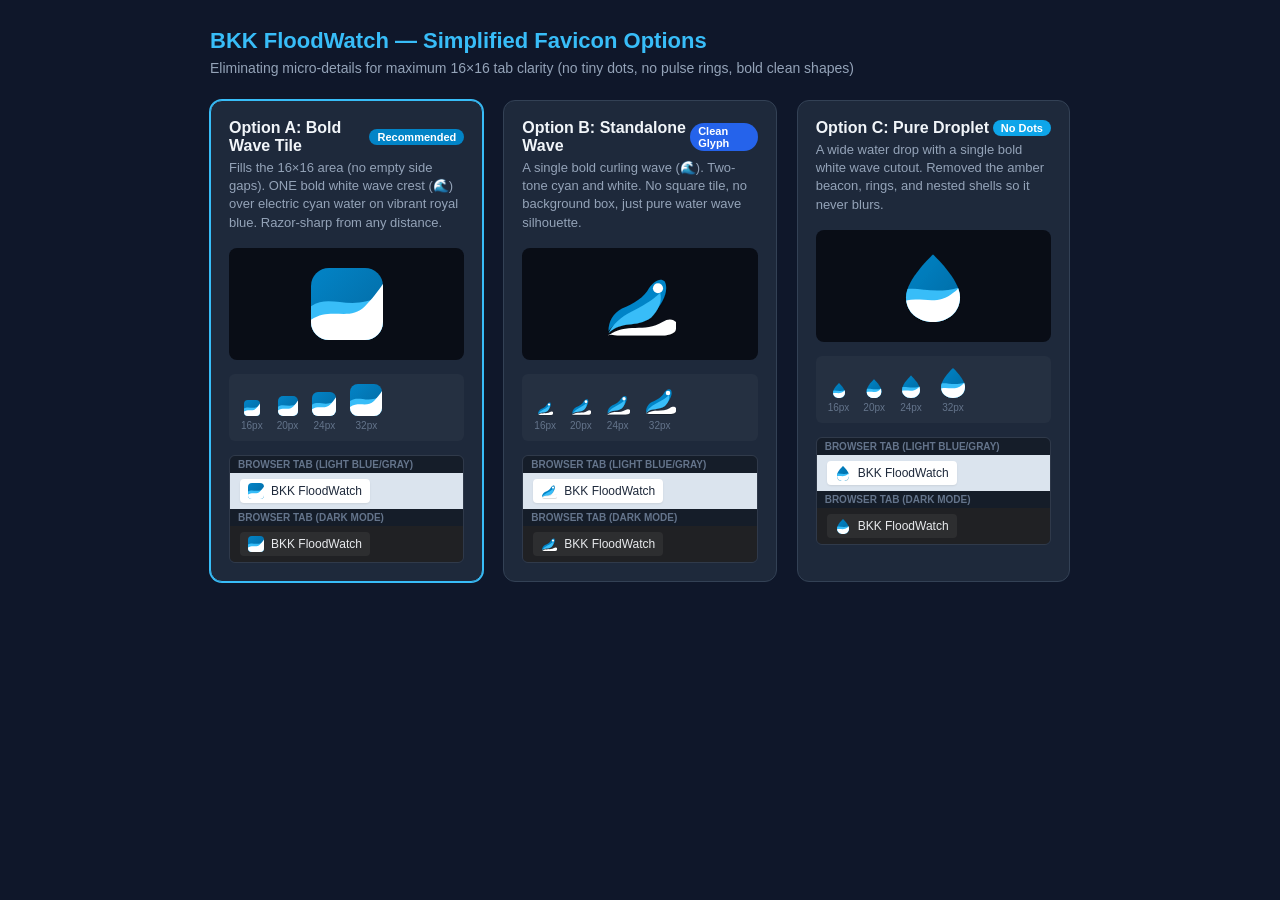
<file: web/favicon_review.html>
<!DOCTYPE html>
<html lang="en">
<head>
<meta charset="UTF-8">
<meta name="viewport" content="width=device-width, initial-scale=1.0">
<title>BKK FloodWatch — Simplified Favicons (Zero Micro-Detail)</title>
<style>
  body {
    font-family: -apple-system, BlinkMacSystemFont, "Segoe UI", Roboto, sans-serif;
    background: #0f172a;
    color: #f1f5f9;
    margin: 0;
    padding: 28px 20px;
  }
  .container { max-width: 860px; margin: 0 auto; }
  h1 { font-size: 22px; color: #38bdf8; margin: 0 0 6px 0; }
  p.subtitle { color: #94a3b8; font-size: 14px; margin: 0 0 24px 0; }
  .grid {
    display: grid;
    grid-template-columns: repeat(auto-fit, minmax(260px, 1fr));
    gap: 20px;
    margin-bottom: 28px;
  }
  .card {
    background: #1e293b;
    border-radius: 12px;
    padding: 18px;
    border: 1px solid #334155;
  }
  .card.recommended {
    border-color: #38bdf8;
    box-shadow: 0 0 0 1px #38bdf8;
  }
  .card h2 {
    font-size: 16px;
    margin: 0 0 4px 0;
    display: flex;
    justify-content: space-between;
    align-items: center;
  }
  .tag {
    font-size: 11px;
    padding: 2px 8px;
    border-radius: 999px;
    background: #0284c7;
    color: #fff;
    font-weight: 600;
  }
  .card p.desc {
    font-size: 13px;
    color: #94a3b8;
    margin: 4px 0 16px 0;
    line-height: 1.4;
  }
  .stage {
    display: flex;
    align-items: center;
    justify-content: center;
    padding: 20px;
    background: #090d16;
    border-radius: 8px;
    margin-bottom: 14px;
  }
  .stage svg {
    width: 72px;
    height: 72px;
  }
  .sizes-row {
    display: flex;
    align-items: flex-end;
    gap: 14px;
    padding: 10px 12px;
    background: rgba(255,255,255,0.03);
    border-radius: 6px;
    margin-bottom: 14px;
  }
  .size-item {
    text-align: center;
    font-size: 10px;
    color: #64748b;
  }
  .size-item .icon-wrap {
    display: flex;
    align-items: center;
    justify-content: center;
    margin-bottom: 4px;
  }
  .tab-preview {
    border-radius: 6px;
    overflow: hidden;
    border: 1px solid rgba(255,255,255,0.08);
  }
  .tab-label {
    font-size: 10px;
    text-transform: uppercase;
    font-weight: 600;
    color: #64748b;
    padding: 3px 8px;
    background: rgba(0,0,0,0.3);
  }
  .tab-bar {
    padding: 6px 10px;
    font-size: 12px;
    display: flex;
    align-items: center;
  }
  .tab-bar.light {
    background: #dbe4ee;
    color: #1e293b;
  }
  .tab-bar.dark {
    background: #202124;
    color: #e8eaed;
  }
  .tab-item {
    display: inline-flex;
    align-items: center;
    gap: 7px;
    padding: 4px 8px;
    border-radius: 4px;
    font-weight: 500;
  }
  .tab-bar.light .tab-item {
    background: #ffffff;
    box-shadow: 0 1px 2px rgba(0,0,0,0.08);
  }
  .tab-bar.dark .tab-item {
    background: #2d2e30;
  }
</style>
</head>
<body>

<div class="container">
  <h1>BKK FloodWatch — Simplified Favicon Options</h1>
  <p class="subtitle">Eliminating micro-details for maximum 16×16 tab clarity (no tiny dots, no pulse rings, bold clean shapes)</p>

  <div class="grid">

    <!-- Option A: Bold Wave Tile -->
    <div class="card recommended">
      <h2>Option A: Bold Wave Tile <span class="tag">Recommended</span></h2>
      <p class="desc">Fills the 16×16 area (no empty side gaps). ONE bold white wave crest (🌊) over electric cyan water on vibrant royal blue. Razor-sharp from any distance.</p>
      
      <div class="stage">
        <!-- SVG A -->
        <svg id="optA-svg" viewBox="0 0 64 64" width="64" height="64">
          <defs>
            <linearGradient id="bgA" x1="0%" y1="0%" x2="100%" y2="100%">
              <stop offset="0%" stop-color="#0284c7"/>
              <stop offset="100%" stop-color="#0369a1"/>
            </linearGradient>
            <clipPath id="clipA">
              <rect width="64" height="64" rx="16"/>
            </clipPath>
          </defs>
          <rect width="64" height="64" rx="16" fill="url(#bgA)"/>
          <g clip-path="url(#clipA)">
            <path d="M 0 34 C 18 22 34 40 64 24 L 64 64 L 0 64 Z" fill="#38bdf8"/>
            <path d="M 0 46 C 18 34 34 48 48 34 C 54 28 60 20 64 14 L 64 64 L 0 64 Z" fill="#ffffff"/>
          </g>
        </svg>
      </div>

      <div class="sizes-row">
        <div class="size-item">
          <div class="icon-wrap"><svg viewBox="0 0 64 64" width="16" height="16"><use href="#optA-svg"/></svg></div>
          16px
        </div>
        <div class="size-item">
          <div class="icon-wrap"><svg viewBox="0 0 64 64" width="20" height="20"><use href="#optA-svg"/></svg></div>
          20px
        </div>
        <div class="size-item">
          <div class="icon-wrap"><svg viewBox="0 0 64 64" width="24" height="24"><use href="#optA-svg"/></svg></div>
          24px
        </div>
        <div class="size-item">
          <div class="icon-wrap"><svg viewBox="0 0 64 64" width="32" height="32"><use href="#optA-svg"/></svg></div>
          32px
        </div>
      </div>

      <div class="tab-preview">
        <div class="tab-label">Browser Tab (Light Blue/Gray)</div>
        <div class="tab-bar light">
          <div class="tab-item"><svg viewBox="0 0 64 64" width="16" height="16"><use href="#optA-svg"/></svg> BKK FloodWatch</div>
        </div>
        <div class="tab-label">Browser Tab (Dark Mode)</div>
        <div class="tab-bar dark">
          <div class="tab-item"><svg viewBox="0 0 64 64" width="16" height="16"><use href="#optA-svg"/></svg> BKK FloodWatch</div>
        </div>
      </div>
    </div>

    <!-- Option B: Pure Wave Glyph (Transparent, No Box) -->
    <div class="card">
      <h2>Option B: Standalone Wave <span class="tag" style="background:#2563eb">Clean Glyph</span></h2>
      <p class="desc">A single bold curling wave (🌊). Two-tone cyan and white. No square tile, no background box, just pure water wave silhouette.</p>
      
      <div class="stage">
        <!-- SVG B -->
        <svg id="optB-svg" viewBox="0 0 64 64" width="64" height="64">
          <defs>
            <filter id="shadowB" x="-15%" y="-15%" width="130%" height="130%">
              <feDropShadow dx="0" dy="1.5" stdDeviation="1.2" flood-color="#000" flood-opacity="0.35"/>
            </filter>
          </defs>
          <g filter="url(#shadowB)">
            <!-- Ocean Base Wave -->
            <path d="M 4 56 C 14 42 28 54 44 40 C 52 32 58 20 54 12 C 50 8 44 12 40 18 C 36 26 26 32 16 36 C 8 40 4 48 4 56 Z" fill="#0284c7"/>
            <!-- Bright Cyan Underbelly -->
            <path d="M 4 58 C 16 46 28 54 42 44 C 48 38 52 30 50 22 C 46 26 38 32 26 38 C 14 44 8 50 4 58 Z" fill="#38bdf8"/>
            <!-- White Foam Crest -->
            <path d="M 4 60 C 20 48 36 58 52 48 C 58 44 62 46 64 48 L 64 54 C 64 58 58 60 52 60 L 12 60 C 8 60 4 58 4 60 Z" fill="#ffffff"/>
            <!-- Top White Foam Curl -->
            <circle cx="48" cy="18" r="4.5" fill="#ffffff"/>
          </g>
        </svg>
      </div>

      <div class="sizes-row">
        <div class="size-item">
          <div class="icon-wrap"><svg viewBox="0 0 64 64" width="16" height="16"><use href="#optB-svg"/></svg></div>
          16px
        </div>
        <div class="size-item">
          <div class="icon-wrap"><svg viewBox="0 0 64 64" width="20" height="20"><use href="#optB-svg"/></svg></div>
          20px
        </div>
        <div class="size-item">
          <div class="icon-wrap"><svg viewBox="0 0 64 64" width="24" height="24"><use href="#optB-svg"/></svg></div>
          24px
        </div>
        <div class="size-item">
          <div class="icon-wrap"><svg viewBox="0 0 64 64" width="32" height="32"><use href="#optB-svg"/></svg></div>
          32px
        </div>
      </div>

      <div class="tab-preview">
        <div class="tab-label">Browser Tab (Light Blue/Gray)</div>
        <div class="tab-bar light">
          <div class="tab-item"><svg viewBox="0 0 64 64" width="16" height="16"><use href="#optB-svg"/></svg> BKK FloodWatch</div>
        </div>
        <div class="tab-label">Browser Tab (Dark Mode)</div>
        <div class="tab-bar dark">
          <div class="tab-item"><svg viewBox="0 0 64 64" width="16" height="16"><use href="#optB-svg"/></svg> BKK FloodWatch</div>
        </div>
      </div>
    </div>

    <!-- Option C: Minimalist Drop (Zero Dots) -->
    <div class="card">
      <h2>Option C: Pure Droplet <span class="tag" style="background:#0ea5e9">No Dots</span></h2>
      <p class="desc">A wide water drop with a single bold white wave cutout. Removed the amber beacon, rings, and nested shells so it never blurs.</p>
      
      <div class="stage">
        <!-- SVG C -->
        <svg id="optC-svg" viewBox="0 0 64 64" width="64" height="64">
          <defs>
            <linearGradient id="bgC" x1="0%" y1="0%" x2="100%" y2="100%">
              <stop offset="0%" stop-color="#0284c7"/>
              <stop offset="100%" stop-color="#0369a1"/>
            </linearGradient>
            <clipPath id="clipC">
              <path d="M 32 4 C 32 4, 8 26, 8 42 C 8 55.25 18.75 64 32 64 C 45.25 64 56 55.25 56 42 C 56 26, 32 4, 32 4 Z"/>
            </clipPath>
            <filter id="shadowC" x="-10%" y="-10%" width="120%" height="120%">
              <feDropShadow dx="0" dy="1.2" stdDeviation="1.2" flood-color="#000" flood-opacity="0.3"/>
            </filter>
          </defs>
          <g filter="url(#shadowC)">
            <path d="M 32 4 C 32 4, 8 26, 8 42 C 8 55.25 18.75 64 32 64 C 45.25 64 56 55.25 56 42 C 56 26, 32 4, 32 4 Z" fill="url(#bgC)"/>
            <g clip-path="url(#clipC)">
              <path d="M 0 38 C 16 28 32 44 64 30 L 64 64 L 0 64 Z" fill="#38bdf8"/>
              <path d="M 0 48 C 18 38 34 52 50 38 C 56 34 60 26 64 20 L 64 64 L 0 64 Z" fill="#ffffff"/>
            </g>
          </g>
        </svg>
      </div>

      <div class="sizes-row">
        <div class="size-item">
          <div class="icon-wrap"><svg viewBox="0 0 64 64" width="16" height="16"><use href="#optC-svg"/></svg></div>
          16px
        </div>
        <div class="size-item">
          <div class="icon-wrap"><svg viewBox="0 0 64 64" width="20" height="20"><use href="#optC-svg"/></svg></div>
          20px
        </div>
        <div class="size-item">
          <div class="icon-wrap"><svg viewBox="0 0 64 64" width="24" height="24"><use href="#optC-svg"/></svg></div>
          24px
        </div>
        <div class="size-item">
          <div class="icon-wrap"><svg viewBox="0 0 64 64" width="32" height="32"><use href="#optC-svg"/></svg></div>
          32px
        </div>
      </div>

      <div class="tab-preview">
        <div class="tab-label">Browser Tab (Light Blue/Gray)</div>
        <div class="tab-bar light">
          <div class="tab-item"><svg viewBox="0 0 64 64" width="16" height="16"><use href="#optC-svg"/></svg> BKK FloodWatch</div>
        </div>
        <div class="tab-label">Browser Tab (Dark Mode)</div>
        <div class="tab-bar dark">
          <div class="tab-item"><svg viewBox="0 0 64 64" width="16" height="16"><use href="#optC-svg"/></svg> BKK FloodWatch</div>
        </div>
      </div>
    </div>

  </div>
</div>

</body>
</html>
</file>
